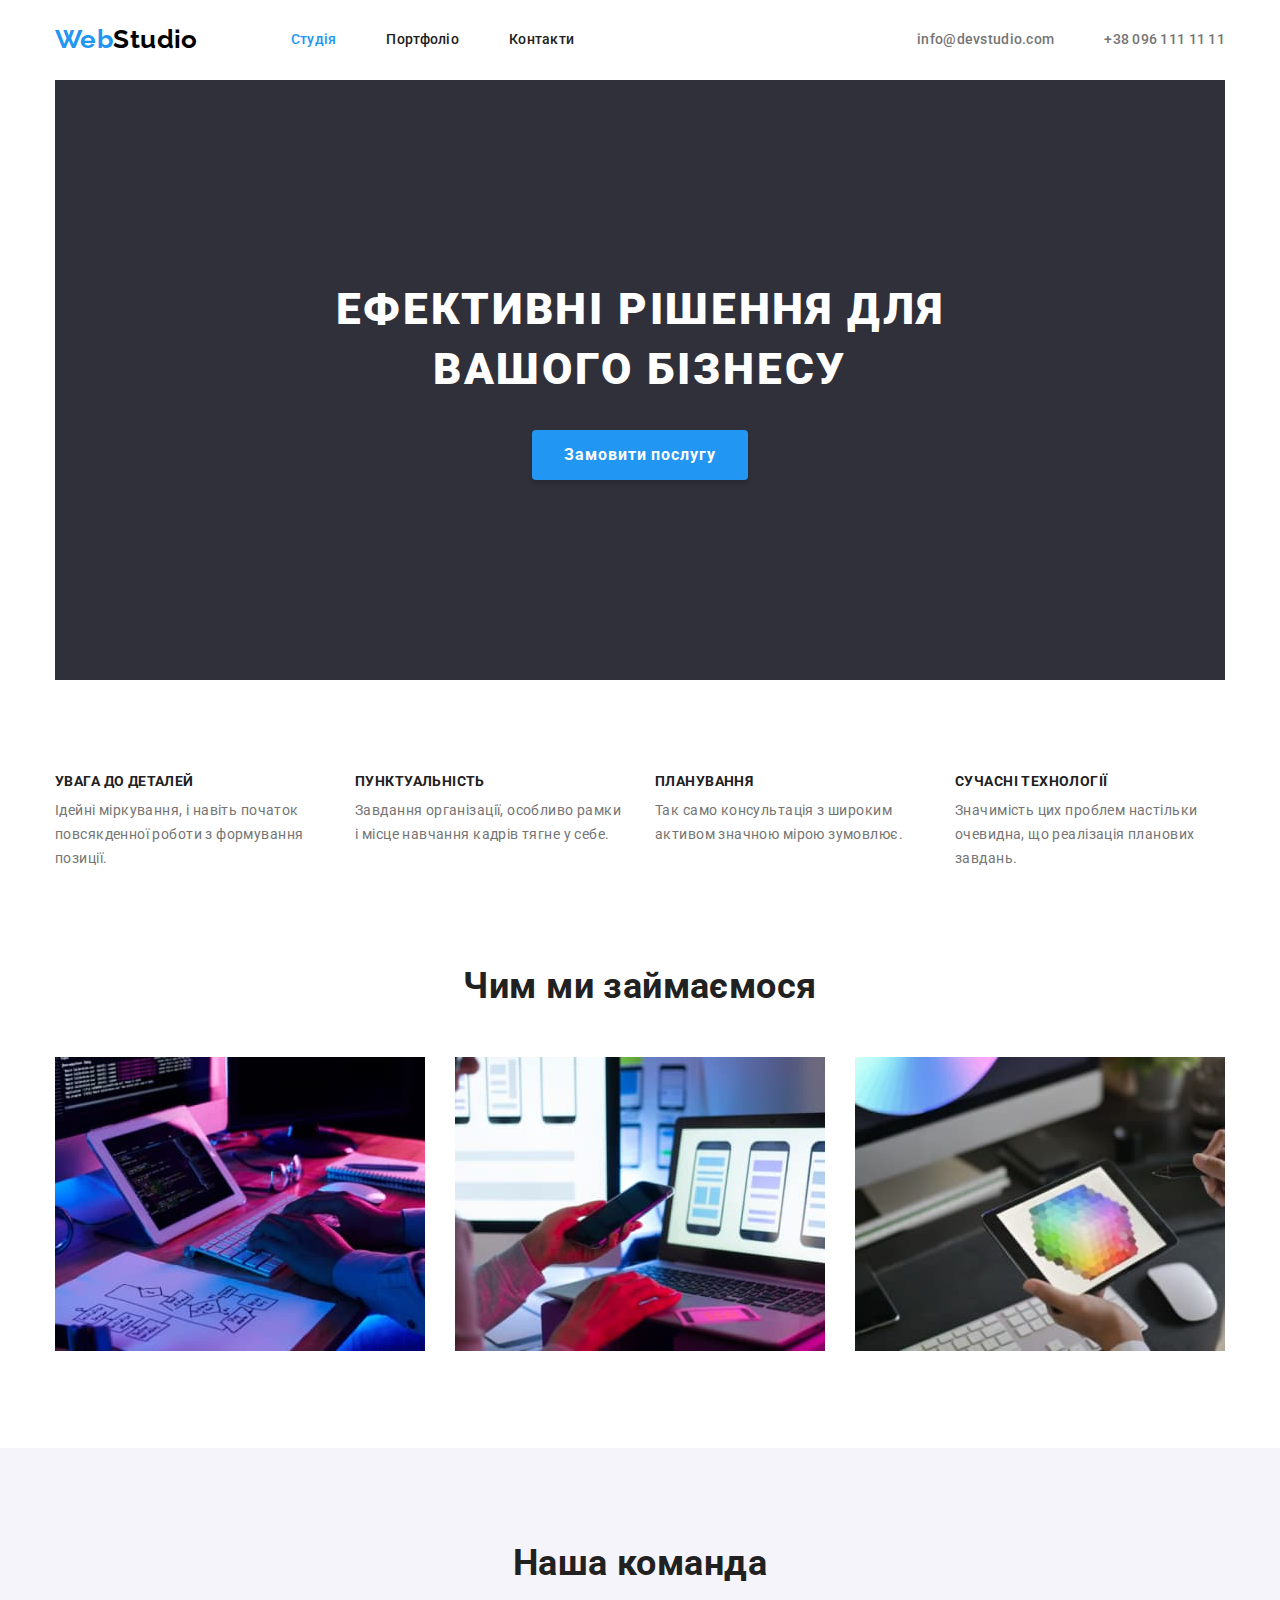
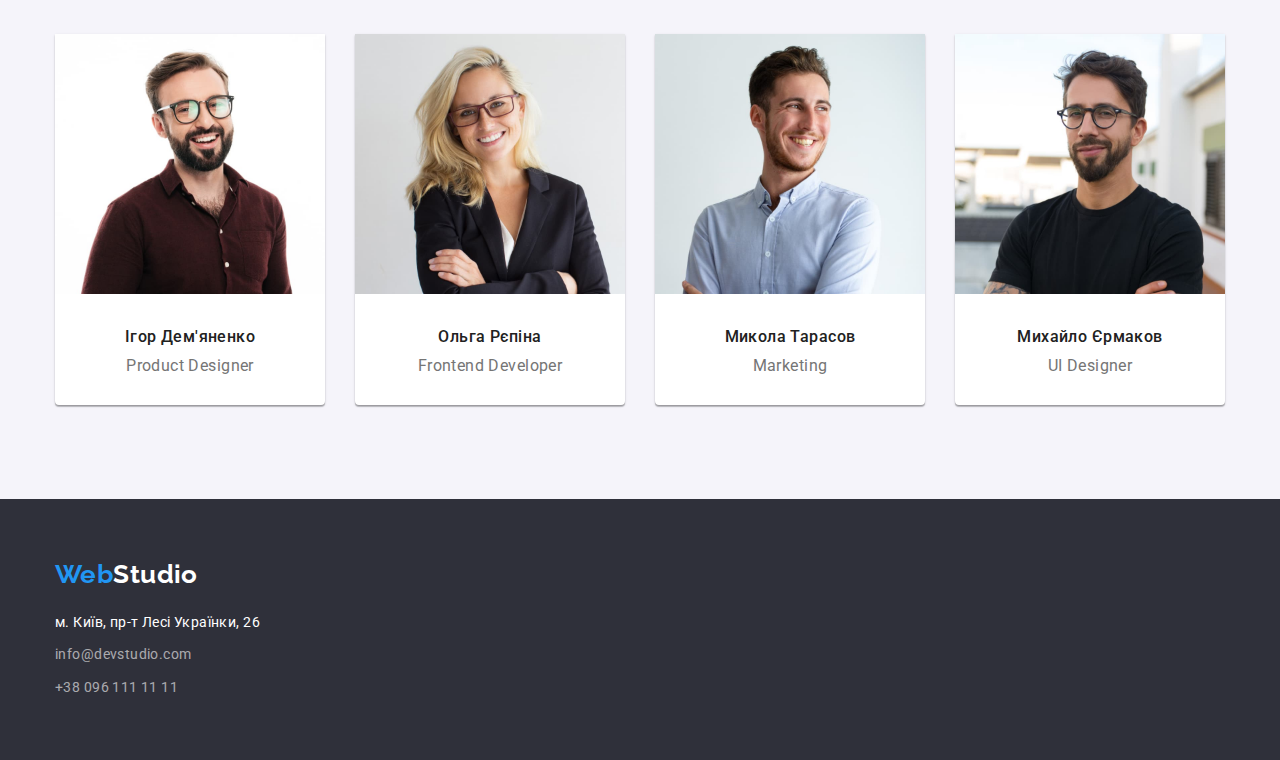
<file: index.html>
<!DOCTYPE html>
<html lang="uk">

<head>
	<meta charset="UTF-8" />
	<meta http-equiv="X-UA-Compatible" content="IE=edge" />
	<meta name="viewport" content="width=device-width, initial-scale=1.0" />
	<title>Студія</title>
	<!-- Шрифти -->
	<link rel="preconnect" href="https://fonts.googleapis.com" />
	<link rel="preconnect" href="https://fonts.gstatic.com" crossorigin />
	<link
		href="https://fonts.googleapis.com/css2?family=Raleway:wght@700&family=Roboto:wght@400;500;700;900&display=swap"
		rel="stylesheet" />
	<!-- modern-normalize -->
	<link rel="stylesheet"
		href="https://cdnjs.cloudflare.com/ajax/libs/modern-normalize/1.1.0/modern-normalize.min.css">
	<!-- styles.css -->
	<link rel="stylesheet" href="./css/styles.css">
</head>

<body>
	<!-- Шапка -->
	<header>
		<div class="container heder-nav">
			<nav class="main-nav">
				<a href="./index.html" class="logo">
					Web<span class="logo-header">Studio</span>
				</a>
				<ul class="site-nav list">
					<li class="item"><a href="./index.html" class="site-nav-link current">Студія</a></li>
					<li class="item"><a href="./portfolio.html" class="site-nav-link">Портфоліо</a></li>
					<li class="item"><a href="" class="site-nav-link">Контакти</a></li>
				</ul>
			</nav>
			<ul class="contact-head list">
				<li class="item">
					<a href="mailto:info@devstudio.com" class="contact-head-link">info@devstudio.com</a>
				</li>
				<li class="item">
					<a href="tel:+380961111111" class="contact-head-link">+38 096 111 11 11</a>
				</li>
			</ul>
		</div>
	</header>
	<main>
		<!-- Герой -->
		<div class="container">
			<section class="hero">
				<h1 class="hero-title">Ефективні рішення для<br> вашого бізнесу</h1>
				<button type="button" class="hero-button">Замовити послугу</button>
			</section>
		</div>
		<!-- Особливості -->
		<section class="section section-features">
			<div class="container">
				<h2 class="section-title visually-hidden">Особливості</h2>
				<ul class="features list card-set">
					<li class="card-set-item">
						<h3 class="title">УВАГА ДО ДЕТАЛЕЙ</h3>
						<p class="text">
							Ідейні міркування, і навіть початок повсякденної роботи з
							формування позиції.
						</p>
					</li>
					<li class="card-set-item">
						<h3 class="title">ПУНКТУАЛЬНІСТЬ</h3>
						<p class="text">
							Завдання організації, особливо рамки і місце навчання кадрів тягне
							у себе.
						</p>
					</li>
					<li class="card-set-item">
						<h3 class="title">ПЛАНУВАННЯ</h3>
						<p class="text">
							Так само консультація з широким активом значною мірою зумовлює.
						</p>
					</li>
					<li class="card-set-item">
						<h3 class="title">СУЧАСНІ ТЕХНОЛОГІЇ</h3>
						<p class="text">
							Значимість цих проблем настільки очевидна, що реалізація планових
							завдань.
						</p>
					</li>
				</ul>
			</div>
		</section>
		<!-- Чим ми займаємося -->
		<section class="section section-work">
			<div class="container">
				<h2 class="section-title">Чим ми займаємося</h2>
				<ul class="work list card-set">
					<li class="work-list card-set-item">
						<img src="./images/box1.jpg" alt="Приклад роботи команди студії" width="370" height="294"
							class="item" />
					</li>
					<li class="work-list card-set-item">
						<img src="./images/box2.jpg" alt="Приклад роботи команди студії" width="370" height="294"
							class="item" />
					</li>
					<li class="work-list card-set-item">
						<img src="./images/box3.jpg" alt="Приклад роботи команди студії" width="370" height="294"
							class="item" />
					</li>
				</ul>
			</div>
		</section>
		<!-- Наша команда -->
		<section class="section section-team">
			<div class="container">
				<h2 class="section-title">Наша команда</h2>
				<ul class="team card-set list">
					<li class="team-members card-set-item">
						<img src="./images/team-card-1.jpg" alt="фото співробітника" width="270" height="260" />
						<div class="team-description">
							<h3 class="team-title">Ігор Дем'яненко</h3>
							<p class="team-text">Product Designer</p>
						</div>
					</li>
					<li class="team-members card-set-item">
						<img src="./images/team-card-2.jpg" alt="фото співробітника" width="270" height="260" />
						<div class="team-description">
							<h3 class="team-title">Ольга Рєпіна</h3>
							<p class="team-text">Frontend Developer</p>
						</div>
					</li>
					<li class="team-members card-set-item">
						<img src="./images/team-card-3.jpg" alt="фото співробітника" width="270" height="260" />
						<div class="team-description">
							<h3 class="team-title">Микола Тарасов</h3>
							<p class="team-text">Marketing</p>
						</div>
					</li>
					<li class="team-members card-set-item">
						<img src="./images/team-card-4.jpg" alt="фото співробітника" width="270" height="260" />
						<div class="team-description">
							<h3 class="team-title">Михайло Єрмаков</h3>
							<p class="team-text">UI Designer</p>
						</div>
					</li>
				</ul>
			</div>
		</section>
	</main>
	<!-- Підвал -->
	<footer>
		<div class="container">
			<a href="./index.html" class="logo logo-footer-style">
				Web<span class="logo-footer">Studio</span>
			</a>
			<address class="address">
				<p class="address-text">м. Київ, пр-т Лесі Українки, 26</p>
				<ul class="address-list list">
					<li>
						<a href="mailto:info@devstudio.com" class="address-list-link mail">info@devstudio.com</a>
					</li>
					<li>
						<a href="tel:+380961111111" class="address-list-link tel">+38 096 111 11 11</a>
					</li>
				</ul>
			</address>
		</div>
	</footer>
</body>

</html>
</file>
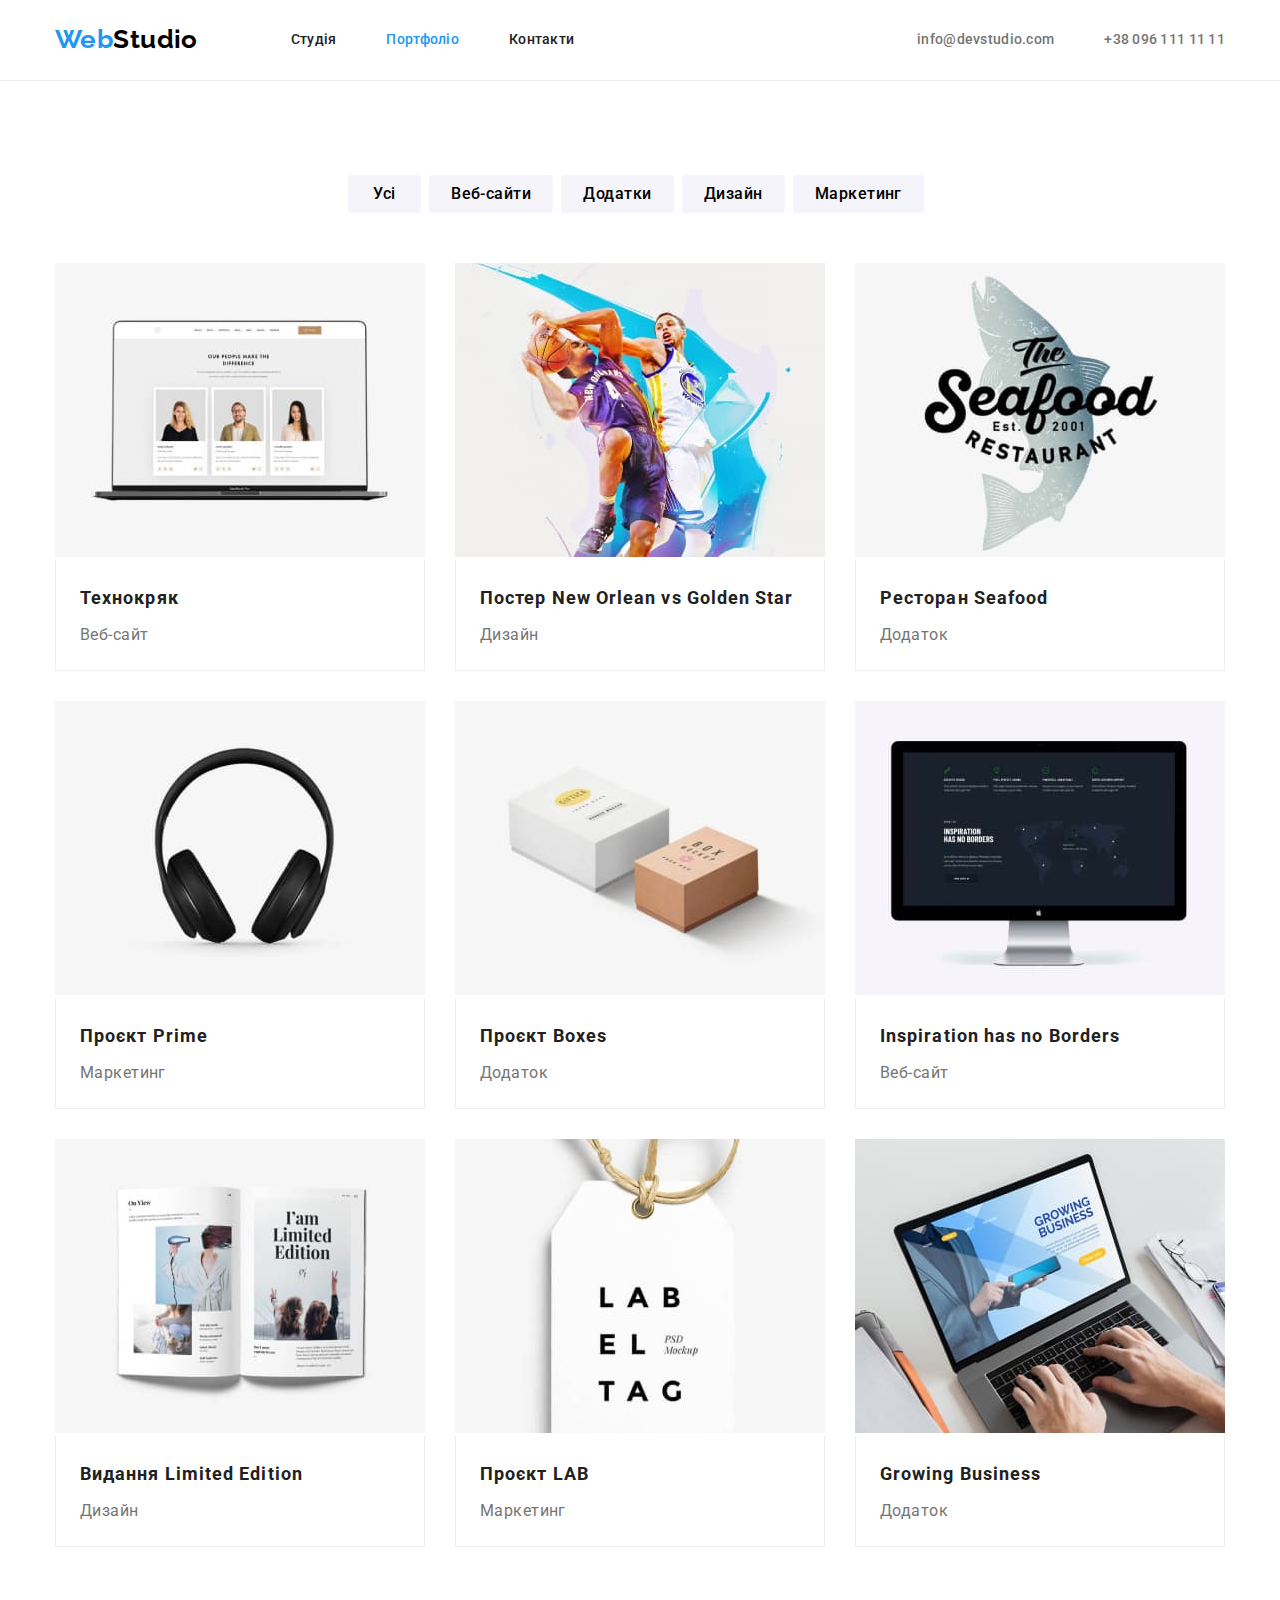
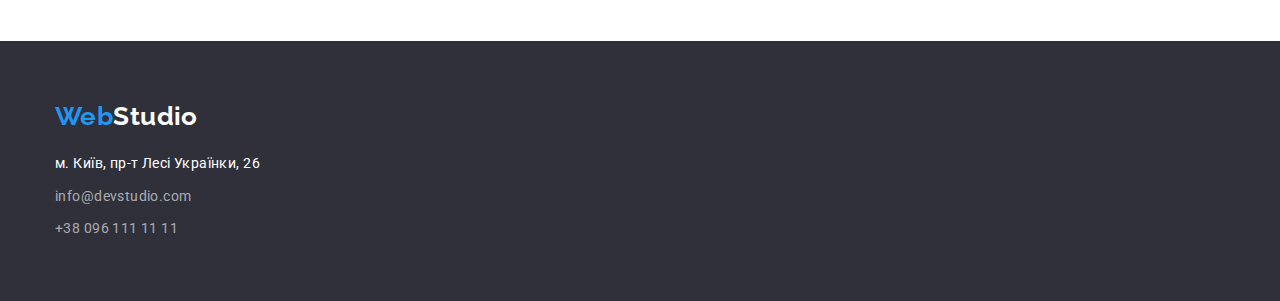
<file: portfolio.html>
<!DOCTYPE html>
<html lang="uk">

<head>
    <meta charset="UTF-8" />
    <meta http-equiv="X-UA-Compatible" content="IE=edge" />
    <meta name="viewport" content="width=device-width, initial-scale=1.0" />
    <title>Портфоліо</title>
    <!-- Шрифти -->
    <link rel="preconnect" href="https://fonts.googleapis.com" />
    <link rel="preconnect" href="https://fonts.gstatic.com" crossorigin />
    <link
        href="https://fonts.googleapis.com/css2?family=Raleway:wght@700&family=Roboto:wght@400;500;700;900&display=swap"
        rel="stylesheet" />
    <!-- modern-normalize -->
    <link rel="stylesheet"
        href="https://cdnjs.cloudflare.com/ajax/libs/modern-normalize/1.1.0/modern-normalize.min.css">
    <!-- styles.css -->
    <link rel="stylesheet" href="./css/styles.css">
</head>

<body>
    <!-- Шапка -->
    <header class="heder-project">
        <div class="container heder-nav">
            <nav class="main-nav">
                <a href="./index.html" class="logo">
                    Web<span class="logo-header">Studio</span>
                </a>
                <ul class="site-nav list">
                    <li class="item"><a href="./index.html" class="site-nav-link">Студія</a></li>
                    <li class="item"><a href="./portfolio.html" class="site-nav-link current">Портфоліо</a></li>
                    <li class="item"><a href="" class="site-nav-link">Контакти</a></li>
                </ul>
            </nav>
            <ul class="contact-head list">
                <li class="item">
                    <a href="mailto:info@devstudio.com" class="contact-head-link">info@devstudio.com</a>
                </li>
                <li class="item">
                    <a href="tel:+380961111111" class="contact-head-link">+38 096 111 11 11</a>
                </li>
            </ul>
        </div>
    </header>
    <!-- Головна Портфоліо -->
    <main>
        <!-- Проєкти Портфоліо-->
        <section class="section section-project">
            <div class="container">
                <h1 class="visually-hidden">Проєкти</h1>
                <!-- Кнопки -->
                <ul class="portfolio-button list">
                    <li><button type="button" class="button">Усі</button></li>
                    <li><button type="button" class="button">Веб-сайти</button></li>
                    <li><button type="button" class="button">Додатки</button></li>
                    <li><button type="button" class="button">Дизайн</button></li>
                    <li><button type="button" class="button">Маркетинг</button></li>
                </ul>
                <!-- Проєкти -->
                <ul class="project list card-set">
                    <li>
                        <a href="" class="card card-set-item">
                            <img src="./images/project-img-1.jpg" alt="Фото проєкту" width="370" height="294" />
                            <div class="card-border">
                                <h2 class="project-title">Технокряк</h2>
                                <p class="project-text">Веб-сайт</p>
                            </div>
                        </a>
                    </li>
                    <li>
                        <a href="" class="card card-set-item">
                            <img src="./images/project-img-2.jpg" alt="Фото проєкту" width="370" height="294" />
                            <div class="card-border">
                                <h2 class="project-title">Постер New Orlean vs Golden Star</h2>
                                <p class="project-text">Дизайн</p>
                            </div>
                        </a>
                    </li>
                    <li>
                        <a href="" class="card card-set-item">
                            <img src="./images/project-img-3.jpg" alt="Фото проєкту" width="370" height="294" />
                            <div class="card-border">
                                <h2 class="project-title">Ресторан Seafood</h2>
                                <p class="project-text">Додаток</p>
                            </div>
                        </a>
                    </li>
                    <li>
                        <a href="" class="card card-set-item">
                            <img src="./images/project-img-4.jpg" alt="Фото проєкту" width="370" height="294" />
                            <div class="card-border">
                                <h2 class="project-title">Проєкт Prime</h2>
                                <p class="project-text">Маркетинг</p>
                            </div>
                        </a>
                    </li>
                    <li>
                        <a href="" class="card card-set-item">
                            <img src="./images/project-img-5.jpg" alt="Фото проєкту" width="370" height="294" />
                            <div class="card-border">
                                <h2 class="project-title">Проєкт Boxes</h2>
                                <p class="project-text">Додаток</p>
                            </div>
                        </a>
                    </li>
                    <li>
                        <a href="" class="card card-set-item">
                            <img src="./images/project-img-6.jpg" alt="Фото проєкту" width="370" height="294" />
                            <div class="card-border">
                                <h2 class="project-title">Inspiration has no Borders</h2>
                                <p class="project-text">Веб-сайт</p>
                            </div>
                        </a>
                    </li>
                    <li>
                        <a href="" class="card card-set-item">
                            <img src="./images/project-img-7.jpg" alt="Фото проєкту" width="370" height="294" />
                            <div class="card-border">
                                <h2 class="project-title">Видання Limited Edition</h2>
                                <p class="project-text">Дизайн</p>
                            </div>
                        </a>
                    </li>
                    <li>
                        <a href="" class="card card-set-item">
                            <img src="./images/project-img-8.jpg" alt="Фото проєкту" width="370" height="294" />
                            <div class="card-border">
                                <h2 class="project-title">Проєкт LAB</h2>
                                <p class="project-text">Маркетинг</p>
                            </div>
                        </a>
                    </li>
                    <li>
                        <a href="" class="card card-set-item">
                            <img src="./images/project-img-9.jpg" alt="Фото проєкту" width="370" height="294" />
                            <div class="card-border">
                                <h2 class="project-title">Growing Business</h2>
                                <p class="project-text">Додаток</p>
                            </div>
                        </a>
                    </li>
                </ul>
            </div>
        </section>
    </main>
    <!-- Підвал -->
    <footer>
        <div class="container">
            <a href="./index.html" class="logo logo-footer-style">
                Web<span class="logo-footer">Studio</span>
            </a>
            <address class="address">
                <p class="address-text">м. Київ, пр-т Лесі Українки, 26</p>
                <ul class="address-list list">
                    <li>
                        <a href="mailto:info@devstudio.com" class="address-list-link mail">info@devstudio.com</a>
                    </li>
                    <li>
                        <a href="tel:+380961111111" class="address-list-link tel">+38 096 111 11 11</a>
                    </li>
                </ul>
            </address>
        </div>
    </footer>
</body>

</html>
</file>
<file: css/styles.css>
:root {
	/* Основні кольори */
	--primari-text-color: #212121;
	--secondary-text-color: #757575;
	--primari-white-color: #ffffff;
	--bgd-white-color: #f5f4fa;
	--accent-color: #2196f3;
	--logo-black-color: #000000;
	--hero-button-activ: #188ce8;
	--bgd-color-footer: #2f303a;
	--adress-footer-color: rgba(255, 255, 255, 0.6);

	/* Інше */
	--indent: 30px;
	--items: 3;
}

body {
	font-family: "Roboto", sans-serif;
	font-size: 14px;
	letter-spacing: 0.03em;
	color: var(--primari-text-color);
	background: var(--primari-white-color);
}

/* Утіліти */

a {
	text-decoration: none;
}

.list {
	list-style: none;
	margin: 0;
	padding: 0;
}

h1,
h2,
h3,
h4,
p,
li {
	margin: 0;
}

.container {
	width: 1200px;
	padding-right: 15px;
	padding-left: 15px;
	margin-right: auto;
	margin-left: auto;

	/* outline: 1px solid rebeccapurple; */
}

.section {
	padding-top: 94px;
	padding-bottom: 94px;
}

/* Базові стилі */

.card-set {
	display: flex;
	flex-wrap: wrap;
	gap: var(--indent);
}

.card-set-item {
	flex-basis: calc(
		(100% - var(--indent) * (var(--items) - 1)) / (var(--items))
	);
}

/* Шапка */

header {
	background-color: var(--primari-white-color);
}

/* Лого */

.logo {
	margin-right: 93px;
	margin-left: auto;

	font-family: "Raleway";
	font-style: normal;
	font-weight: 700;
	font-size: 26px;
	line-height: 1.2;

	color: var(--accent-color);
}

.logo-header {
	color: var(--logo-black-color);
}

/* Навігація */

.site-nav,
.main-nav,
.heder-nav {
	display: flex;
	align-items: center;
}

.site-nav .item:not(:last-child) {
	margin-right: 50px;
}

.site-nav-link {
	display: block;
	padding-top: 32px;
	padding-bottom: 32px;

	font-weight: 500;
	line-height: 1.14;
	letter-spacing: 0.02em;

	color: var(--primari-text-color);
}

.site-nav-link:hover,
.site-nav-link:focus {
	color: var(--accent-color);
}

.current {
	color: var(--accent-color);
}

/* Контакти хедер */

.contact-head {
	display: flex;
	margin-left: auto;
}

.contact-head .item + .item {
	margin-left: 50px;
}

.contact-head-link {
	display: block;

	font-weight: 500;
	line-height: 1.14;
	letter-spacing: 0.02em;

	color: var(--secondary-text-color);
}

.contact-head-link:hover,
.contact-head-link:focus {
	color: var(--accent-color);
}

/* Герой */

.hero {
	padding-top: 200px;
	padding-bottom: 200px;

	background-color: #2f303a;
	text-align: center;
}

.hero-title {
	margin-bottom: 30px;

	font-weight: 900;
	font-size: 44px;
	line-height: 1.36;

	letter-spacing: 0.06em;
	text-transform: uppercase;

	color: var(--primari-white-color);
}

.hero-button {
	padding: 10px 32px;

	font-family: inherit;
	font-weight: 700;
	font-size: 16px;
	line-height: 1.87;

	letter-spacing: 0.06em;

	color: var(--primari-white-color);
	background-color: var(--accent-color);

	box-shadow: 0px 4px 4px rgba(0, 0, 0, 0.15);
	border: none;
	border-radius: 4px;

	cursor: pointer;
}

.hero-button:hover,
.hero-button:focus {
	background-color: var(--hero-button-activ);
}

/* Особливості */

.features {
	--items: 4;
}

.section-features {
	padding-bottom: 0;

	background-color: var(--primari-white-color);
}

.section-features {
	padding-top: 94px;
}

.visually-hidden {
	position: absolute;
	white-space: nowrap;
	width: 1px;
	height: 1px;
	overflow: hidden;
	border: 0;
	padding: 0;
	clip: rect(0 0 0 0);
	clip-path: inset(50%);
	margin: -1px;
}

.section-title {
	margin-bottom: 50px;

	font-weight: 700;
	font-size: 36px;
	line-height: 1.17;
	text-align: center;
}

.features .title {
	margin-bottom: 10px;

	font-weight: 700;
	font-size: 14px;
	line-height: 1.14;
	text-transform: uppercase;
}

.features .text {
	width: 270px;

	line-height: 1.7;

	color: var(--secondary-text-color);
}

/* Робота */

.section-work {
	background-color: var(--primari-white-color);
}

/* Наша команда */

.team {
	--items: 4;
}

.section-team {
	background-color: var(--bgd-white-color);

	text-align: center;
}

.team-members {
	background-color: var(--primari-white-color);
	box-shadow: 0px 1px 3px rgba(0, 0, 0, 0.12), 0px 1px 1px rgba(0, 0, 0, 0.14),
		0px 2px 1px rgba(0, 0, 0, 0.2);
	border-radius: 0px 0px 4px 4px;
}

.team-title {
	margin-bottom: 10px;

	font-weight: 500;
	font-size: 16px;
	line-height: 1.19;
}

.team-text {
	font-size: 16px;
	line-height: 1.19;

	color: var(--secondary-text-color);
}

.team-description {
	padding-top: 30px;
	padding-bottom: 30px;
}

/* Підвал */

footer {
	background-color: var(--bgd-color-footer);
}

.logo-footer {
	color: var(--primari-white-color);
}

.address-text {
	display: inline-block;
	padding-bottom: 9px;

	font-style: normal;
	line-height: 1.7;

	color: var(--primari-white-color);
}

.address-list-link {
	font-style: normal;
	line-height: 1.7;

	color: var(--adress-footer-color);
}

.address-list-link:hover,
.address-list-link:focus {
	color: var(--accent-color);
}

.logo-footer-style {
	display: inline-block;
	margin: 0;
	padding-top: 60px;
	padding-bottom: 20px;
}

.mail {
	display: inline-block;
	padding-bottom: 9px;
}

.tel {
	display: inline-block;
	margin-bottom: 60px;
}

/* Проєкти Портфоліо */

.section-project {
	background-color: var(--primari-white-color);
}

.heder-project {
	border-bottom: 1px solid #ececec;
}

/* Кнопки */

.portfolio-button .button {
	font-family: inherit;
	font-weight: 500;
	font-size: 16px;
	line-height: 1.6;
	letter-spacing: 0.03em;

	text-align: center;

	background-color: var(--bgd-white-color);

	border: 0 transparent;
	border-radius: 4px;

	cursor: pointer;
}

.portfolio-button .button:hover,
.portfolio-button .button:focus {
	color: var(--primari-white-color);
	background-color: var(--accent-color);
	box-shadow: 0px 3px 1px rgba(0, 0, 0, 0.1), 0px 1px 2px rgba(0, 0, 0, 0.08),
		0px 2px 2px rgba(0, 0, 0, 0.12);
}

.portfolio-button {
	display: flex;
	flex-wrap: wrap;
	justify-content: center;
}

.button {
	margin-right: 8px;
	margin-bottom: 50px;
	padding: 6px 22px;
	min-width: 73px;
}

/* .button:last-child {
	margin-right: 0;
} */

/* Проєкти */

.project-title {
	margin-bottom: 4px;

	font-weight: 700;
	font-size: 18px;
	line-height: 2;

	letter-spacing: 0.06em;

	color: var(--primari-text-color);
}

.project-text {
	font-size: 16px;
	line-height: 1.87;

	color: var(--secondary-text-color);
}

.card-border {
	padding: 20px 24px;

	border: 1px solid #eeeeee;
	border-top: none;
}
</file>
